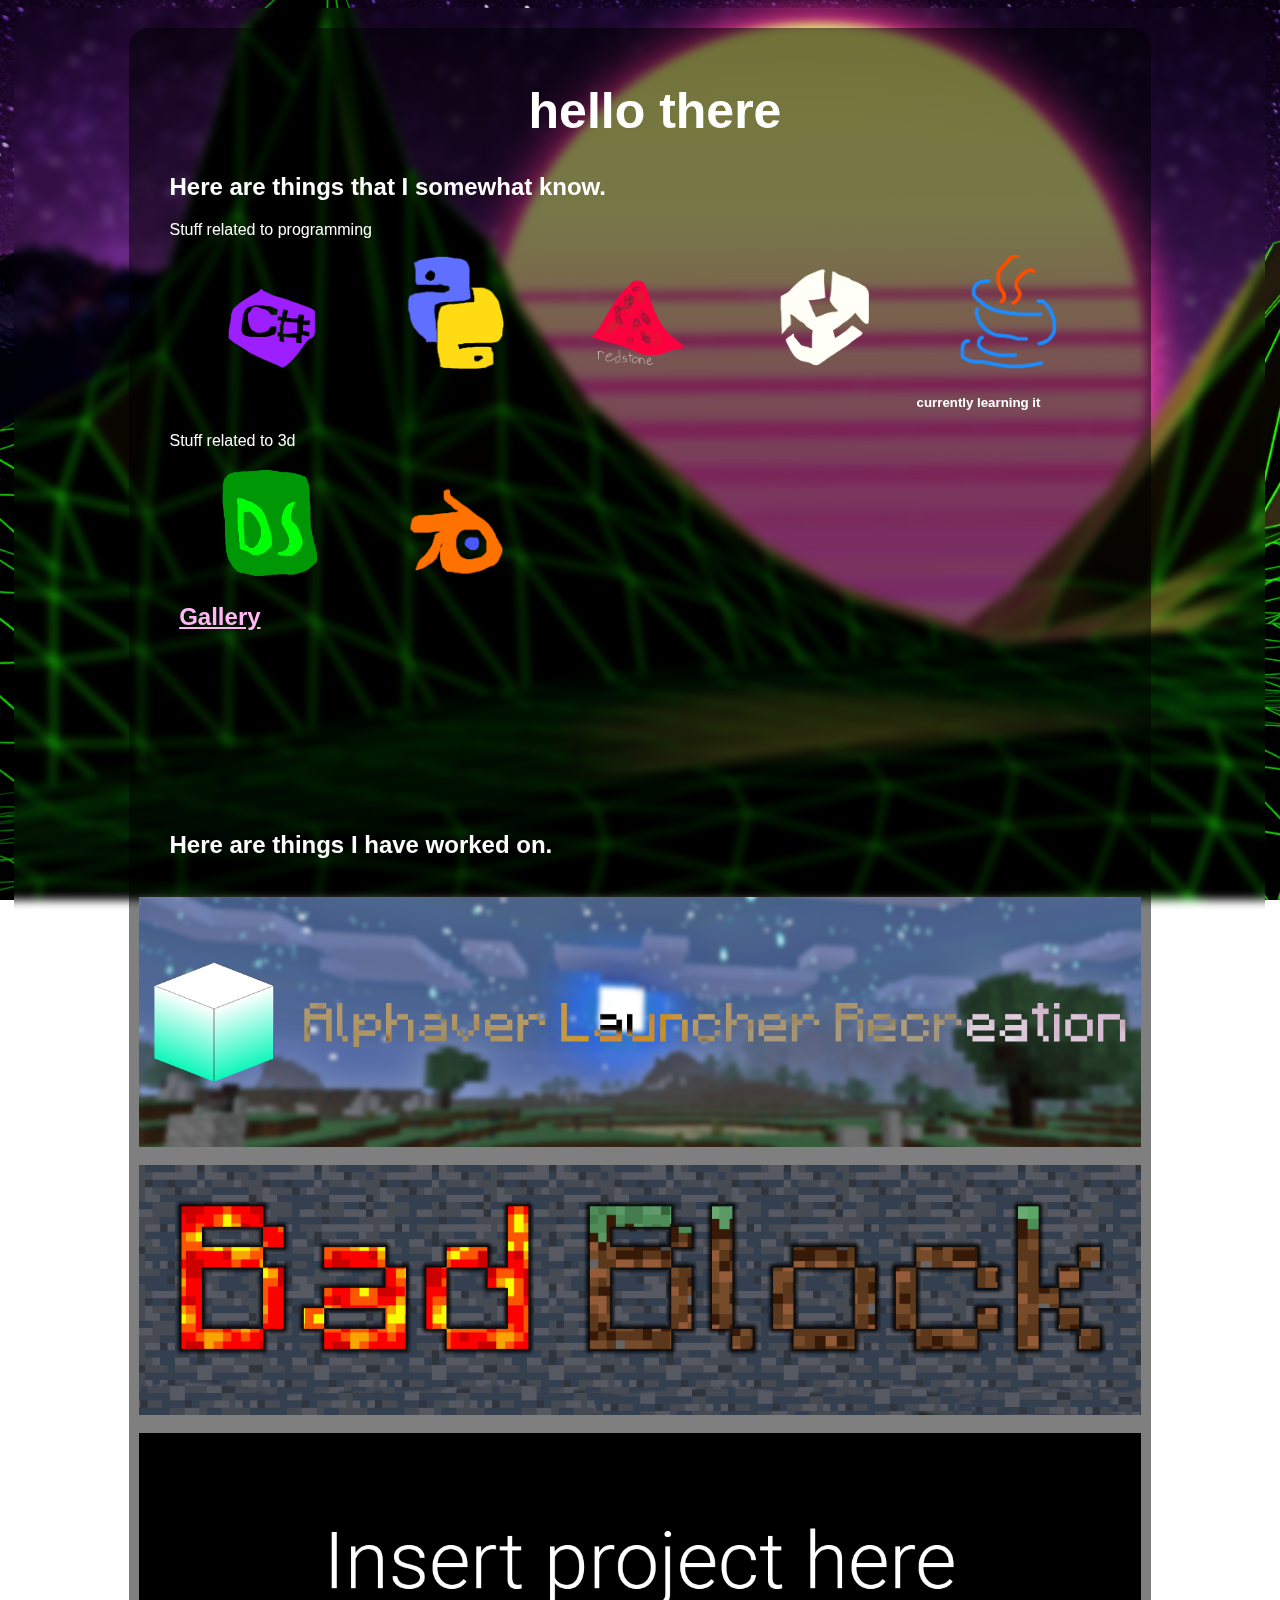
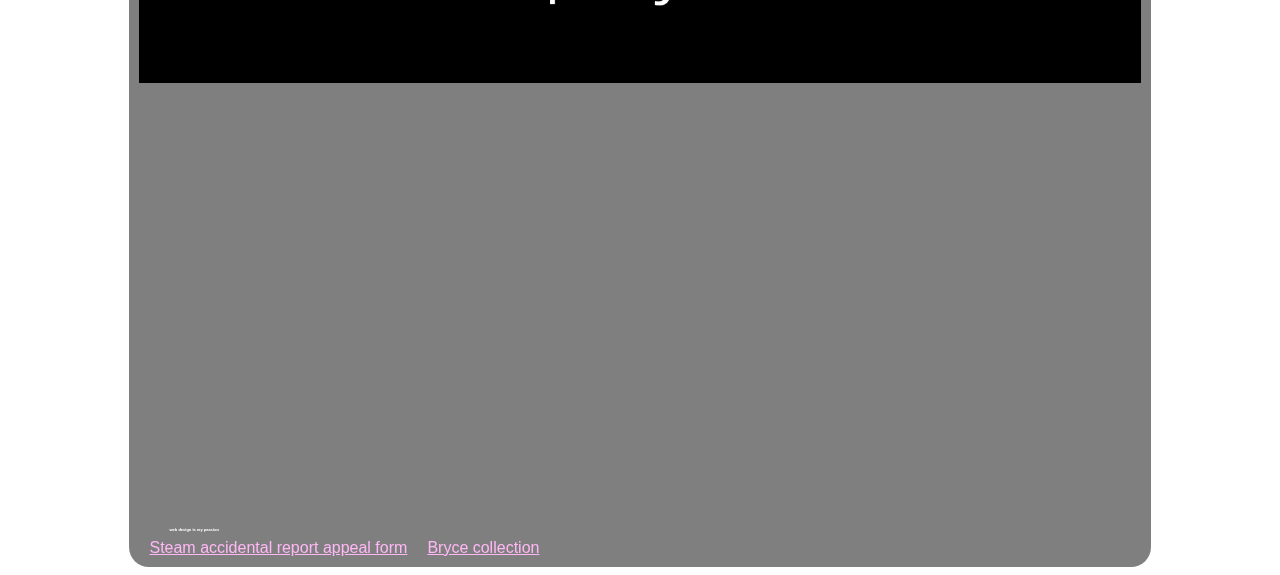
<file: index.html>
<!DOCTYPE html>
<html lang="english">
    <head>
        <title></title>
        <link rel="stylesheet" href="style.css">

    <body>
     <div class="blur">
     <div class="center">
 <h1 style="text-align: center; font-size: 50px;">hello there </h1>
 <h2>Here are things that I somewhat know.</h2>
 <p> Stuff related to programming</p> 
 <img src="resources/see sharp.png" alt="c#" class="coolimage"></img>
  <img src="resources/pytho.png" alt="python" class="coolimage"></img>
  <img src="resources/redstone.png" alt="redstone" class="coolimage"></img>
  <img src="resources/unity.png" alt="unity" class="coolimage"></img>
  <img src="resources/java.png" alt="unity" class="coolimage"></img>  <h5 style="text-align: right; padding-right: 10%;">currently learning it</h5>

  <p> Stuff related to 3d</p> 
  <img src="resources/substance designer.png" alt="substance designer" class="coolimage"></img>
  <img src="resources/blender.png" alt="blender" class="coolimage"></img> 
   <h2><a href="blender.html">Gallery</a></h2>
  <h2 style="margin-top: 200px;">Here are things I have worked on.</h2>
   <a href="https://github.com/Alphaverers/AlphaverLauncherRecreation "target="_blank"><img src="resources/alphaver.png"  class="center-image"></img> </a>
   <a href="https://github.com/Alphaverers/badblock "target="_blank"><img src="resources/badblock.png"  class="center-image"></img> </a>

   <img src="resources/placeholder.png"  class="center-image"></img>  
   <h5 style="padding-top: 400px;"></h5>
   <h5 style="font-size: 4px; ">web design is my passion </h5>
   <a href="form.html">Steam accidental report appeal form</a><a href="bryce.html">Bryce collection</a>
</div> 
        
     </div>
    </body>

</html>
</file>
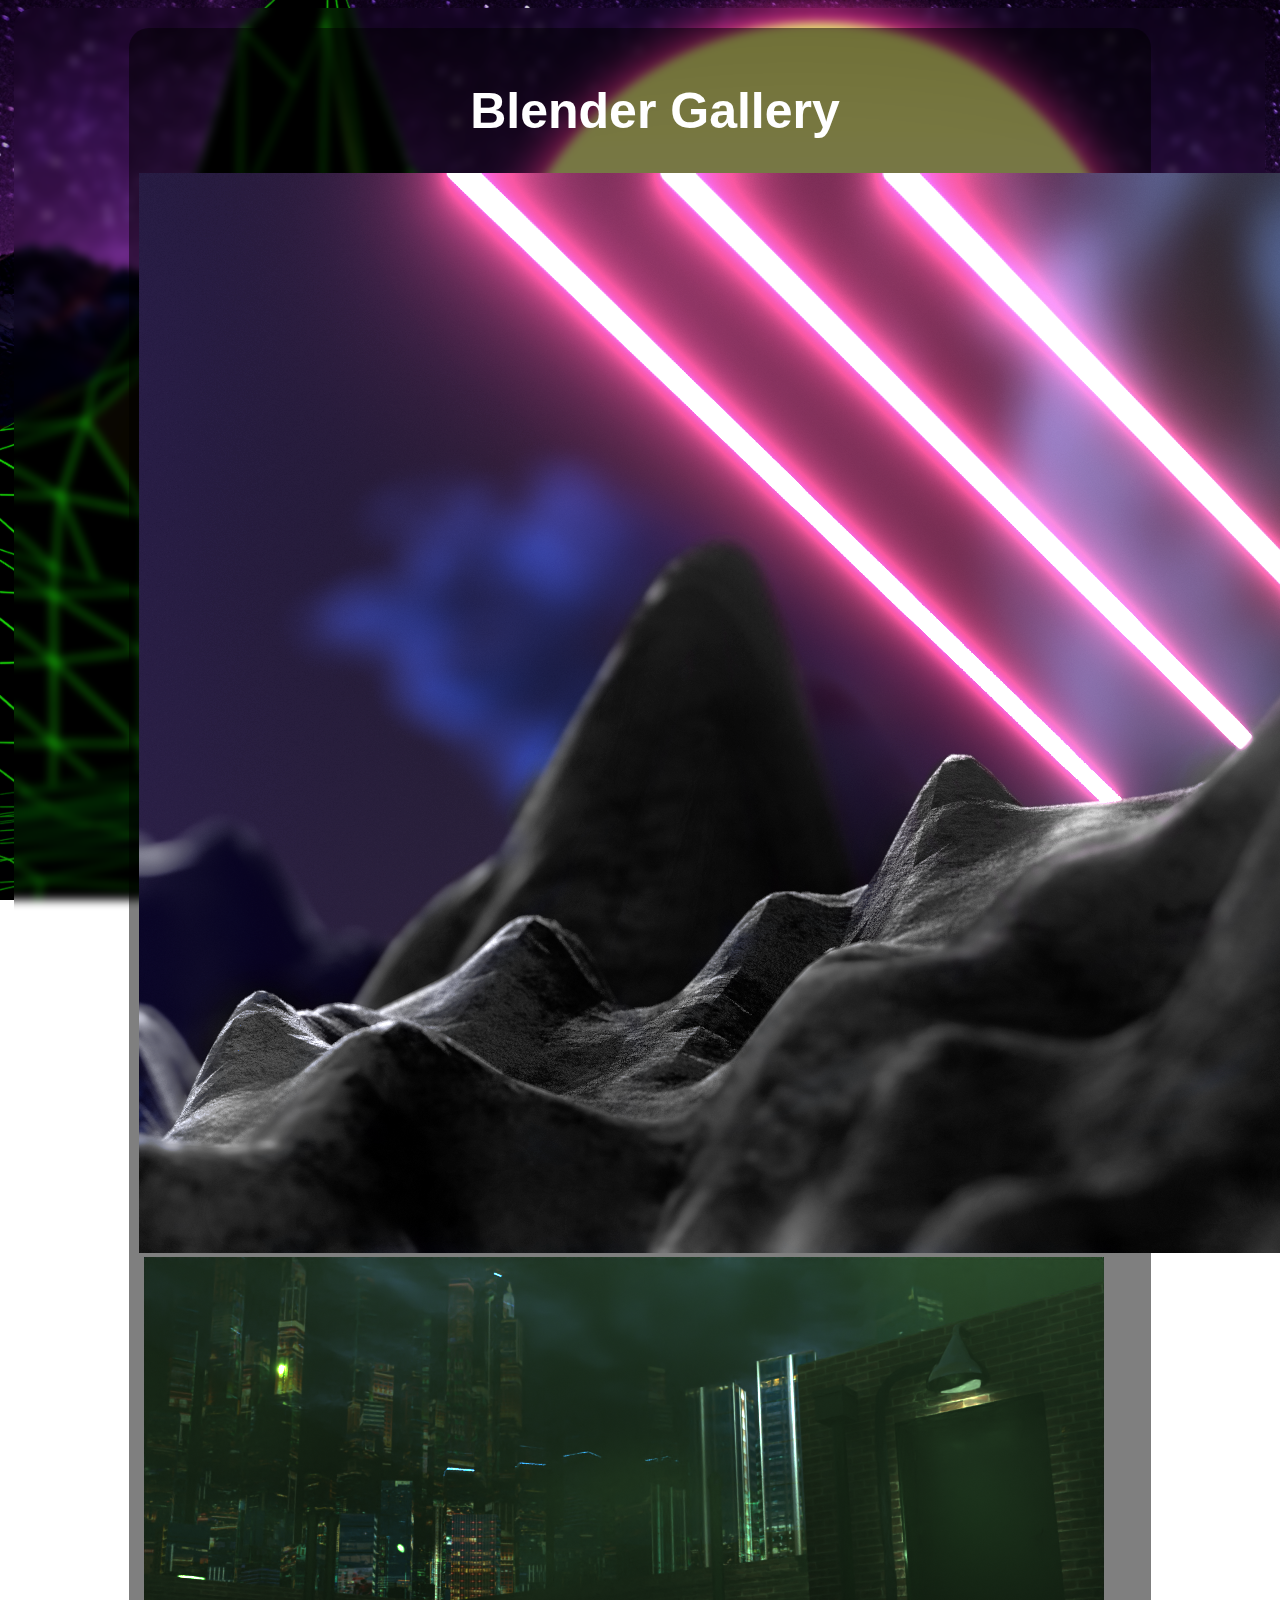
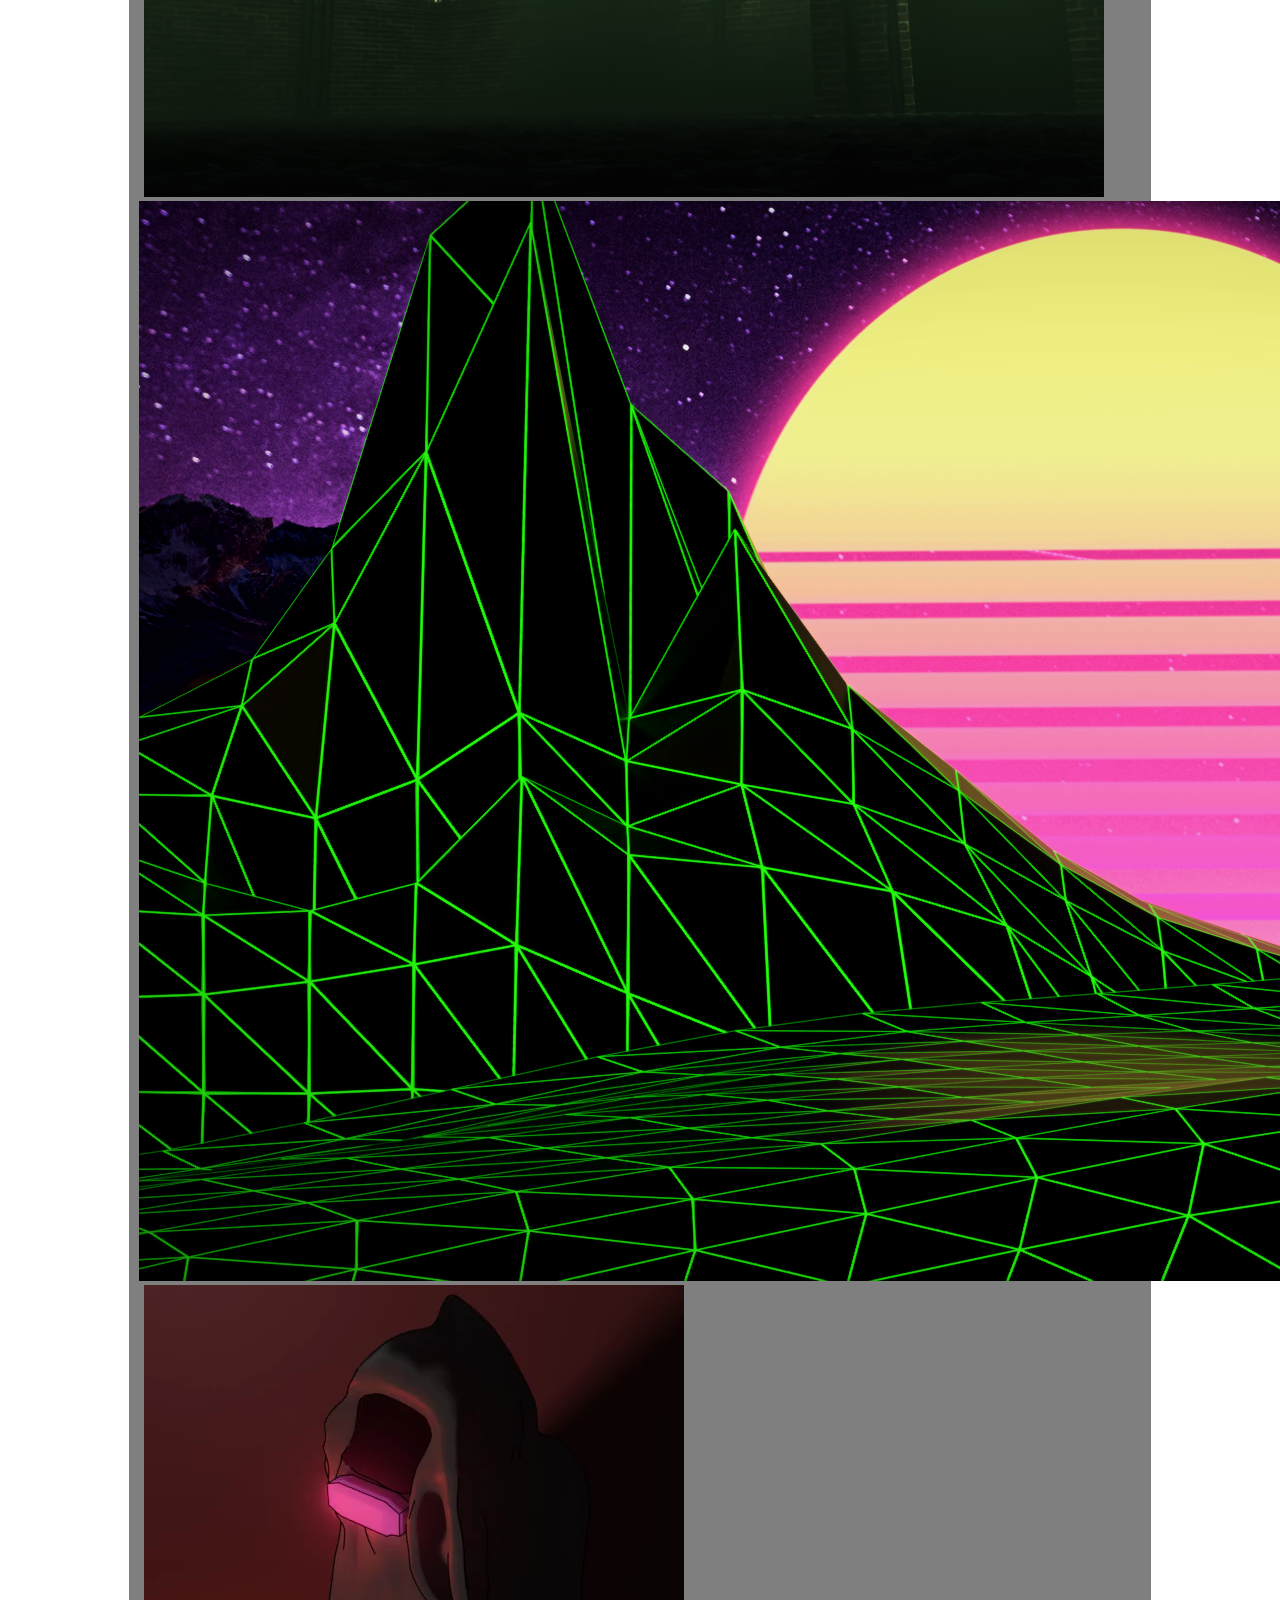
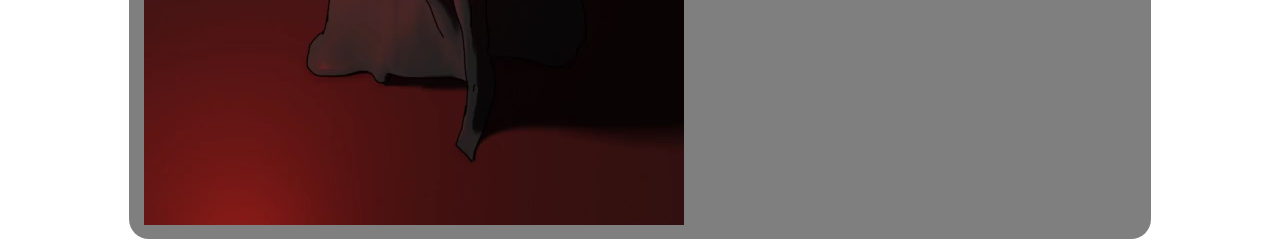
<file: blender.html>
<!DOCTYPE html>
<html lang="english">

<head>
    <title>Blender Gallery</title>
    <link rel="stylesheet" href="style.css">

<body>
    <div class="blur">
        <div class="center">
            <h1 style="text-align: center; font-size: 50px;">Blender Gallery</h1>
             <img src="resources/blender/bg copy 169 custom tonned.png"><img>
             <img src="resources/blender/matrix.png"><img>
             <img src="resources/blender/vaporwave_v2_t1.png"><img>
             <video src="resources/blender/cultist0001-0050.mkv" muted autoplay></video>
            </div>

    </div>
</body>

</html>
</file>
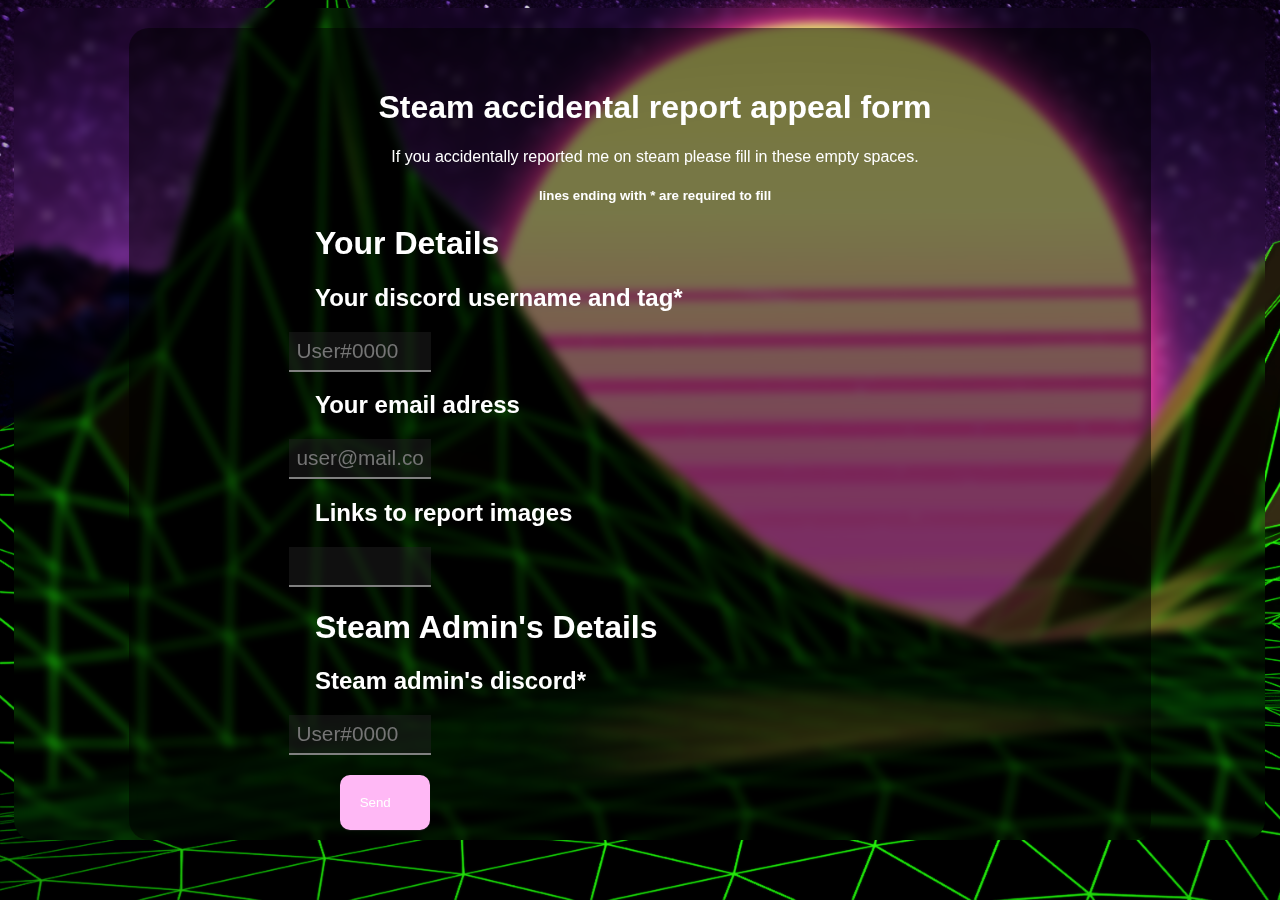
<file: form.html>
<!DOCTYPE html>
<html lang="english">
    <head>
        <title>Appeal Form</title>
        <link rel="stylesheet" href="style.css">
        <script async src="form.js"></script>
    <body>
     <div class="blur">
     <div class="center">
 
        <h1 style="text-align: center; padding-top: 20px;">Steam accidental report appeal form</h1>
        <p style="text-align: center;">If you accidentally reported me on steam please fill in these empty spaces. </p>
        <h5 style="text-align: center;">lines ending with * are required to fill </h5>

       <div class="padto">
        <form >
        <h1>Your Details</h1>
        <h2>Your discord username and tag*</h2>
        <input type="text"placeholder="User#0000" name="user_discord" id="appeal">
        <h2>Your email adress</h2>
        <input type="text"placeholder="user@mail.com " name="user_mail" id="appeal">
        <h2>Links to report images</h2>
        <input type="text"placeholder="" name="user_images" id="appeal">
        
        <h1>Steam Admin's Details</h1>
        <h2>Steam admin's discord*</h2>
        <input type="text"placeholder="User#0000" name="admin_discord" id="appeal"> 
       </form>

       
        </div >
        <button type="submit" class="send_button" onclick="dostuff()" > Send</button>
        
        </div> 
     </div>
    </body>

</html>
</file>
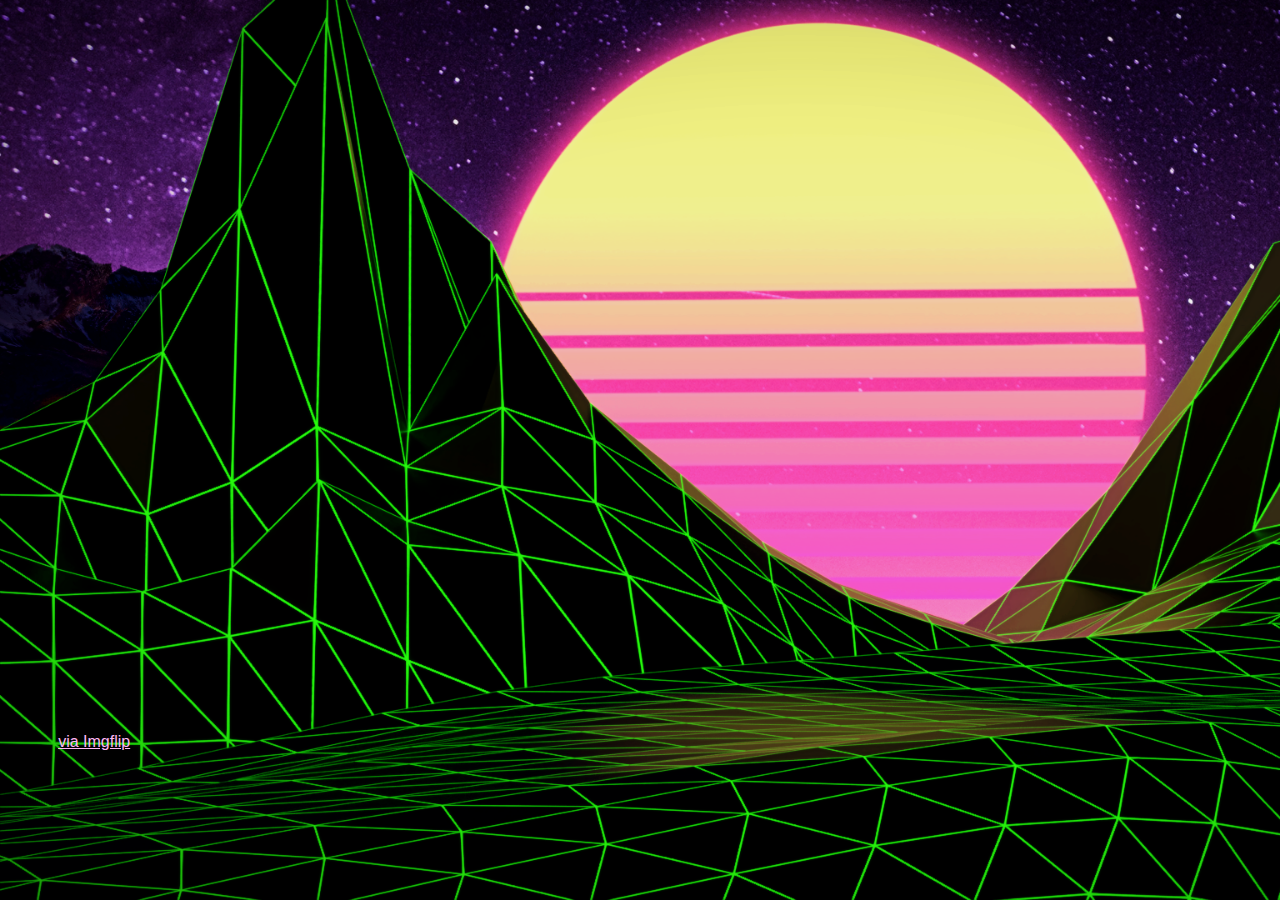
<file: saul.html>
<!DOCTYPE html>
<html>

<head>
  <link rel="stylesheet" href="style.css">
  <link rel="icon" href="https://static.wikia.nocookie.net/breakingbad/images/e/e0/Saul_2009.jpg">
  <title>saul</title>
</head>

<body> 
<div style="width:100%;max-width:100%;"><div style="height:0;padding-bottom:56.11%;position:relative;"><iframe width="360" height="202" style="position:absolute;top:0;left:0;width:100%;height:100%;" frameBorder="0" src="https://imgflip.com/embed/7ecb31"></iframe></div><p><a href="https://imgflip.com/gif/7ecb31">via Imgflip</a></p></div>
 

  <audio autoplay loop src="https://downloadmusic.gratomic.ir/music/dl/archive/2020/03/11/Rick_Astley_-Never_Gonna_Give_You_Up_Gratomic.com.mp3"></audio>
</body>

</html>
</file>
<file: style.css>
:root{
  --pink:rgb(255, 184, 245)
}

body {
    background: url("resources/vaporwave.png") no-repeat;

    background-size: cover;
     background-repeat: no-repeat;
  background-attachment: fixed;
  border-radius: 20px;
  overflow: auto; 
  font-family: "Roboto", sans-serif;

  }


a{
    color: var(--pink);
    padding: 1%;
    
}
h1,h2,h5,p{
    color: white;
    padding-left: 3%;
}


.coolimage{
  width: 10%; 
  padding-left: 8%;
}
.center {
  
    background-color: rgba(0, 0, 0,0.5);
    margin:auto;
    width: 80%;
    height: auto;
    padding: 10px;
    border-radius: 20px;
    padding-top: 20px;
    

}
.blur{

  margin:auto;
  width: 99%;
  height: 99%;
  border-radius: 20px;
  padding-top: 20px;
  backdrop-filter: blur(5px);
}
.saul {
  position: fixed;
  width: 100%;
  height: 100%;
  left: 0;
  top: 0;
  background: rgba(255, 255, 255, 0.7);
  z-index: 10;
  
}
input{
  background-color: rgba(32, 32, 32, 0.507);

  width: 15%;
  border: 0;
  border-bottom: 2px solid gray;
  outline: 0;
  font-size: 1.3rem;
  color: white;
  padding: 7px ;

}

/* width */
::-webkit-scrollbar {
    width: 15px;
  }
  
  /* Track */
  ::-webkit-scrollbar-track {
    background: #000000; 
  }
   
  /* Handle */
  ::-webkit-scrollbar-thumb {
    background: rgb(65, 65, 65); 
  }
  
  /* Handle on hover */
  ::-webkit-scrollbar-thumb:hover {
    background: rgb(155, 153, 153); 
  }

  .padto{
    padding-left: 150px;

  }
  .send_button{

    background-color:  var(--pink);
    color: rgb(255, 255, 255);
    padding: 20px;
    width: 90px;
    height: 2%;
    text-align: center;
    border-radius:10px;
    border-width: 0;
    box-shadow:0 1px 1px #181818;
    display: inline-flex;
    align-items: center; 
    position: relative;
    left: 20%;
    margin-top: 2%;
    transition: 0.1s;
  }

  .send_button:hover{
    
    background-color: rgb(28, 245, 28);
    box-shadow:0 0px 1px rgb(28, 245, 28);
  }
  .sick_button{

    background-color:  var(--pink);
    color: rgb(255, 255, 255);
    padding: 2px;

    height: 2%;
 
    border-radius:7px;

    align-items: center; 

    transition: 0.3s;
    margin-left: -10%;
    
  }

  .sick_button:hover{
    
    background-color: rgb(110, 218, 137);
    box-shadow:0 0px 1px rgb(110, 218, 137);
  }
  .bryce{
    width: 100%;
  }
  
  .center-image {
    display: block;
    margin-left: auto;
    margin-right: auto;
    width: 100%;
  }
</file>
